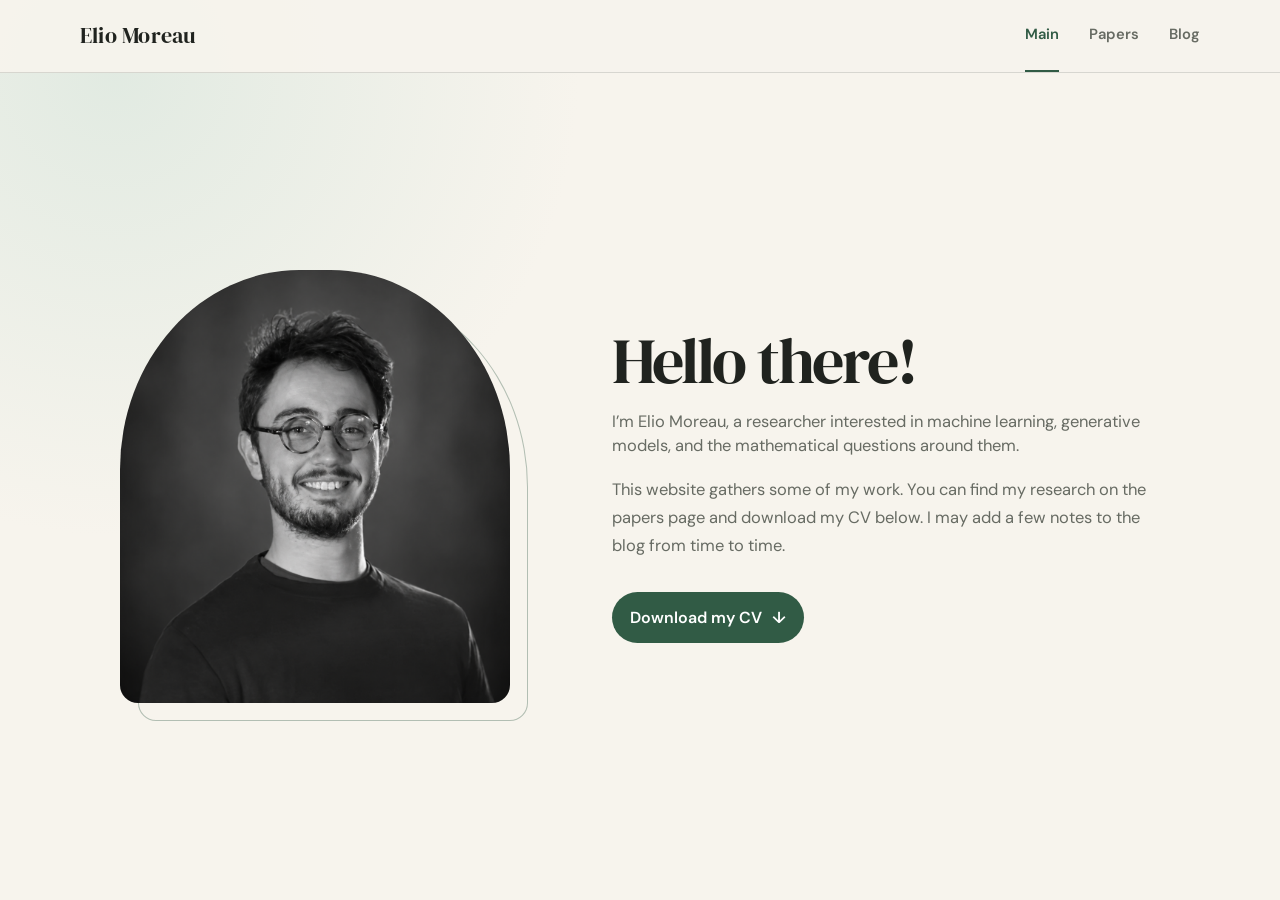
<file: index.html>
<!DOCTYPE html>
<html lang="en">
  <head>
    <meta charset="utf-8" />
    <meta name="viewport" content="width=device-width, initial-scale=1" />
    <meta
      name="description"
      content="Personal website of Elio Moreau, researcher in machine learning and generative models."
    />
    <title>Elio Moreau</title>
    <link rel="stylesheet" href="./static/css/personal.css" />
  </head>
  <body class="personal-site">
    <header class="site-nav">
      <nav class="site-nav__inner" aria-label="Main navigation">
        <a class="site-nav__name" href="./index.html">Elio Moreau</a>
        <div class="site-nav__links">
          <a class="is-active" href="./index.html" aria-current="page">Main</a>
          <a href="./papers.html">Papers</a>
          <a href="./blog.html">Blog</a>
        </div>
      </nav>
    </header>

    <main class="home">
      <div class="home__portrait-wrap">
        <img
          class="home__portrait"
          src="./static/images/Elio.png"
          alt="Portrait of Elio Moreau"
        />
      </div>

      <section class="home__intro" aria-labelledby="intro-title">
        <h1 id="intro-title">Hello there!</h1>
        <p class="home__lead">
          I’m Elio Moreau, a researcher interested in machine learning,
          generative models, and the mathematical questions around them.
        </p>
        <p>
          This website gathers some of my work. You can find my research on the
          papers page and download my CV below. I may add a few notes to the
          blog from time to time.
        </p>
        <a
          class="cv-button"
          href="./static/pdfs/CV_Elio_Moreau.pdf"
          download
        >
          Download my CV
          <span aria-hidden="true">↓</span>
        </a>
      </section>
    </main>
  </body>
</html>
</file>
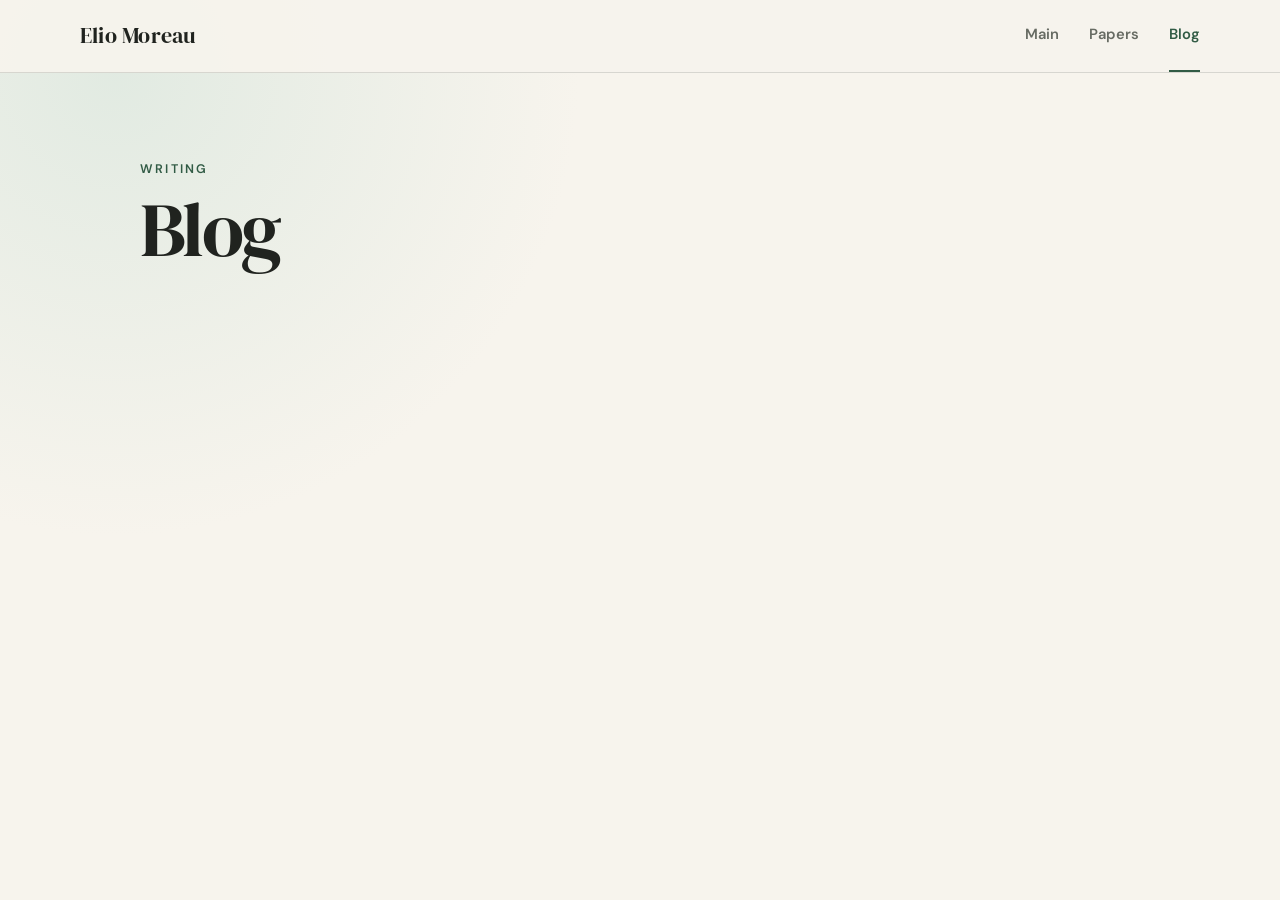
<file: blog.html>
<!DOCTYPE html>
<html lang="en">
  <head>
    <meta charset="utf-8" />
    <meta name="viewport" content="width=device-width, initial-scale=1" />
    <meta name="description" content="Notes and writing by Elio Moreau." />
    <title>Blog · Elio Moreau</title>
    <link rel="stylesheet" href="./static/css/personal.css" />
  </head>
  <body class="personal-site">
    <header class="site-nav">
      <nav class="site-nav__inner" aria-label="Main navigation">
        <a class="site-nav__name" href="./index.html">Elio Moreau</a>
        <div class="site-nav__links">
          <a href="./index.html">Main</a>
          <a href="./papers.html">Papers</a>
          <a class="is-active" href="./blog.html" aria-current="page">Blog</a>
        </div>
      </nav>
    </header>

    <main class="listing-page">
      <header class="page-heading">
        <p class="eyebrow">Writing</p>
        <h1>Blog</h1>
      </header>
    </main>
  </body>
</html>
</file>
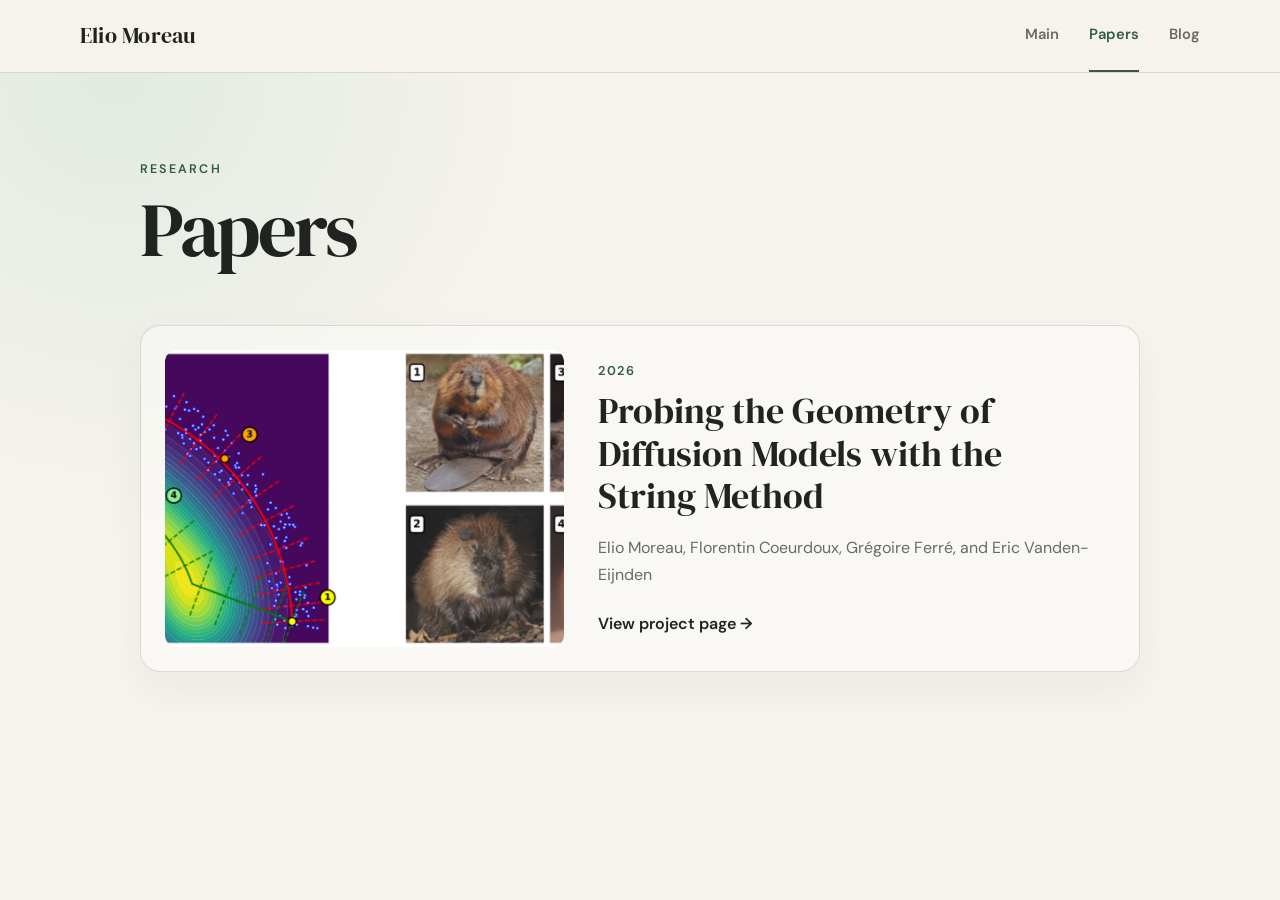
<file: papers.html>
<!DOCTYPE html>
<html lang="en">
  <head>
    <meta charset="utf-8" />
    <meta name="viewport" content="width=device-width, initial-scale=1" />
    <meta name="description" content="Research papers by Elio Moreau." />
    <title>Papers · Elio Moreau</title>
    <link rel="stylesheet" href="./static/css/personal.css" />
  </head>
  <body class="personal-site">
    <header class="site-nav">
      <nav class="site-nav__inner" aria-label="Main navigation">
        <a class="site-nav__name" href="./index.html">Elio Moreau</a>
        <div class="site-nav__links">
          <a href="./index.html">Main</a>
          <a class="is-active" href="./papers.html" aria-current="page">Papers</a>
          <a href="./blog.html">Blog</a>
        </div>
      </nav>
    </header>

    <main class="listing-page">
      <header class="page-heading">
        <p class="eyebrow">Research</p>
        <h1>Papers</h1>
      </header>

      <article class="paper-card">
        <a class="paper-card__image" href="./diffusion-strings.html" aria-label="Open the Diffusion Strings project page">
          <img src="./static/images/teaser.png" alt="Diffusion string paths between generated samples" />
        </a>
        <div class="paper-card__content">
          <p class="paper-card__year">2026</p>
          <h2>
            <a href="./diffusion-strings.html">Probing the Geometry of Diffusion Models with the String Method</a>
          </h2>
          <p>Elio Moreau, Florentin Coeurdoux, Grégoire Ferré, and Eric Vanden-Eijnden</p>
          <a class="text-link" href="./diffusion-strings.html">View project page <span aria-hidden="true">→</span></a>
        </div>
      </article>
    </main>
  </body>
</html>
</file>
<file: static/css/personal.css>
@import url('https://fonts.googleapis.com/css2?family=DM+Sans:wght@400;500;600&family=DM+Serif+Display&display=swap');

:root {
  --ink: #20231f;
  --muted: #676b63;
  --paper: #f7f4ed;
  --paper-deep: #ece7db;
  --accent: #315b45;
  --accent-light: #dce8df;
  --line: rgba(32, 35, 31, 0.14);
}

* {
  box-sizing: border-box;
}

html {
  background: var(--paper);
}

body.personal-site {
  min-height: 100vh;
  margin: 0;
  color: var(--ink);
  background:
    radial-gradient(circle at 9% 8%, rgba(220, 232, 223, 0.8), transparent 29rem),
    var(--paper);
  font-family: 'DM Sans', sans-serif;
  line-height: 1.7;
}

.site-nav {
  width: 100%;
  border-bottom: 1px solid var(--line);
  background: rgba(247, 244, 237, 0.94);
  position: relative;
  z-index: 10;
}

.site-nav__inner {
  width: min(1120px, calc(100% - 48px));
  min-height: 72px;
  margin: 0 auto;
  display: flex;
  align-items: center;
  justify-content: space-between;
  gap: 32px;
}

.site-nav a {
  color: var(--ink);
  text-decoration: none;
}

.site-nav__name {
  font-family: 'DM Serif Display', Georgia, serif;
  font-size: 1.35rem;
  letter-spacing: 0.01em;
}

.site-nav__links {
  display: flex;
  align-items: stretch;
  align-self: stretch;
  gap: 30px;
}

.site-nav__links a {
  display: flex;
  align-items: center;
  border-bottom: 2px solid transparent;
  color: var(--muted);
  font-size: 0.92rem;
  font-weight: 600;
}

.site-nav__links a:hover,
.site-nav__links a.is-active {
  border-bottom-color: var(--accent);
  color: var(--accent);
}

.home {
  width: min(1040px, calc(100% - 48px));
  min-height: calc(100vh - 73px);
  margin: 0 auto;
  padding: 84px 0;
  display: grid;
  grid-template-columns: minmax(260px, 390px) minmax(320px, 1fr);
  align-items: center;
  gap: clamp(52px, 8vw, 110px);
}

.home__portrait-wrap {
  position: relative;
}

.home__portrait-wrap::before {
  content: '';
  position: absolute;
  inset: 18px -18px -18px 18px;
  border: 1px solid rgba(49, 91, 69, 0.35);
  border-radius: 46% 46% 18px 18px;
}

.home__portrait {
  position: relative;
  display: block;
  width: 100%;
  aspect-ratio: 0.9;
  object-fit: cover;
  object-position: center top;
  border-radius: 46% 46% 18px 18px;
  filter: saturate(0.9);
}

.eyebrow {
  margin: 0 0 12px;
  color: var(--accent);
  font-size: 0.78rem;
  font-weight: 600;
  letter-spacing: 0.18em;
  text-transform: uppercase;
}

.home h1,
.page-heading h1 {
  margin: 0;
  font-family: 'DM Serif Display', Georgia, serif;
  font-size: clamp(2.8rem, 5vw, 4.4rem);
  font-weight: 400;
  line-height: 0.98;
  letter-spacing: -0.035em;
}

.home__intro > p:not(.eyebrow) {
  max-width: 620px;
  margin: 18px 0 0;
  color: var(--muted);
  font-size: 1.03rem;
}

.home__intro .home__lead {
  margin-top: 28px;
  color: var(--ink);
  font-size: clamp(1.25rem, 2.2vw, 1.55rem);
  line-height: 1.45;
}

.cv-button {
  width: fit-content;
  margin-top: 32px;
  padding: 12px 18px;
  border-radius: 999px;
  display: inline-flex;
  align-items: center;
  gap: 10px;
  color: #fff;
  background: var(--accent);
  font-weight: 600;
  text-decoration: none;
  transition: transform 160ms ease, background 160ms ease;
}

.cv-button:hover {
  background: #244a36;
  transform: translateY(-2px);
}

.listing-page {
  width: min(1000px, calc(100% - 48px));
  margin: 0 auto;
  padding: 86px 0 120px;
}

.page-heading {
  margin-bottom: 58px;
}

.page-heading h1 {
  font-size: clamp(3rem, 6vw, 5rem);
}

.paper-card {
  padding: 24px;
  border: 1px solid var(--line);
  border-radius: 20px;
  display: grid;
  grid-template-columns: minmax(260px, 42%) 1fr;
  gap: 34px;
  background: rgba(255, 255, 255, 0.38);
  box-shadow: 0 18px 45px rgba(48, 50, 43, 0.06);
}

.paper-card__image {
  min-height: 260px;
  overflow: hidden;
  border-radius: 12px;
  background: #fff;
}

.paper-card__image img {
  width: 100%;
  height: 100%;
  display: block;
  object-fit: cover;
}

.paper-card__content {
  padding: 10px 12px 10px 0;
  align-self: center;
}

.paper-card__year {
  margin: 0 0 8px;
  color: var(--accent);
  font-size: 0.8rem;
  font-weight: 600;
  letter-spacing: 0.12em;
}

.paper-card h2 {
  margin: 0 0 16px;
  font-family: 'DM Serif Display', Georgia, serif;
  font-size: clamp(1.65rem, 3vw, 2.25rem);
  font-weight: 400;
  line-height: 1.18;
}

.paper-card h2 a,
.text-link {
  color: var(--ink);
  text-decoration: none;
}

.paper-card h2 a:hover,
.text-link:hover {
  color: var(--accent);
}

.paper-card__content > p:not(.paper-card__year) {
  margin: 0 0 22px;
  color: var(--muted);
}

.text-link {
  font-weight: 600;
}

body.paper-page > .site-nav {
  font-family: 'DM Sans', Arial, sans-serif;
}

@media (max-width: 760px) {
  .site-nav__inner {
    width: min(100% - 32px, 1120px);
    min-height: 64px;
  }

  .site-nav__name {
    font-size: 1.12rem;
  }

  .site-nav__links {
    gap: 17px;
  }

  .site-nav__links a {
    font-size: 0.82rem;
  }

  .home {
    width: min(100% - 40px, 560px);
    padding: 54px 0 76px;
    grid-template-columns: 1fr;
    gap: 58px;
  }

  .home__portrait-wrap {
    width: min(78vw, 360px);
    margin: 0 auto;
  }

  .listing-page {
    width: min(100% - 32px, 560px);
    padding-top: 58px;
  }

  .paper-card {
    padding: 16px;
    grid-template-columns: 1fr;
    gap: 22px;
  }

  .paper-card__image {
    min-height: 220px;
  }

  .paper-card__content {
    padding: 4px 4px 10px;
  }
}

@media (max-width: 430px) {
  .site-nav__name {
    display: none;
  }

  .site-nav__inner,
  .site-nav__links {
    justify-content: center;
  }
}
</file>
